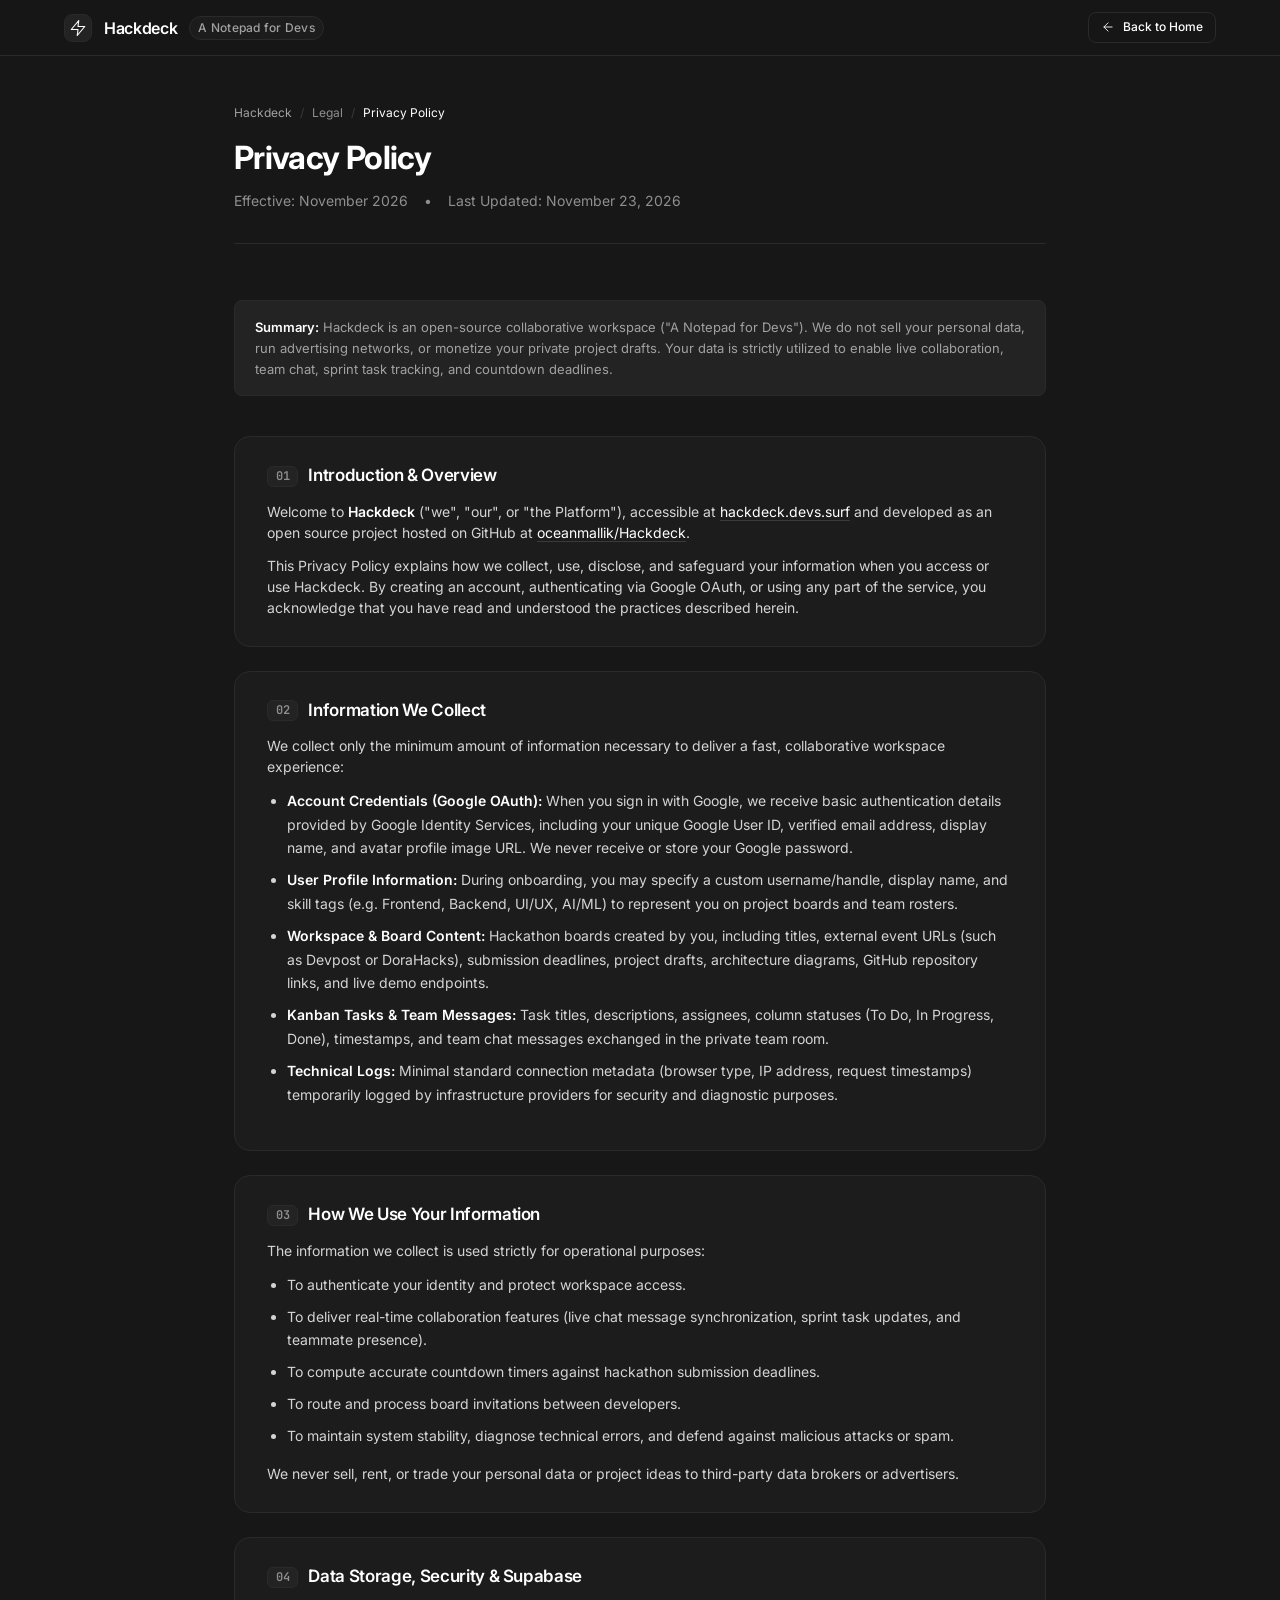
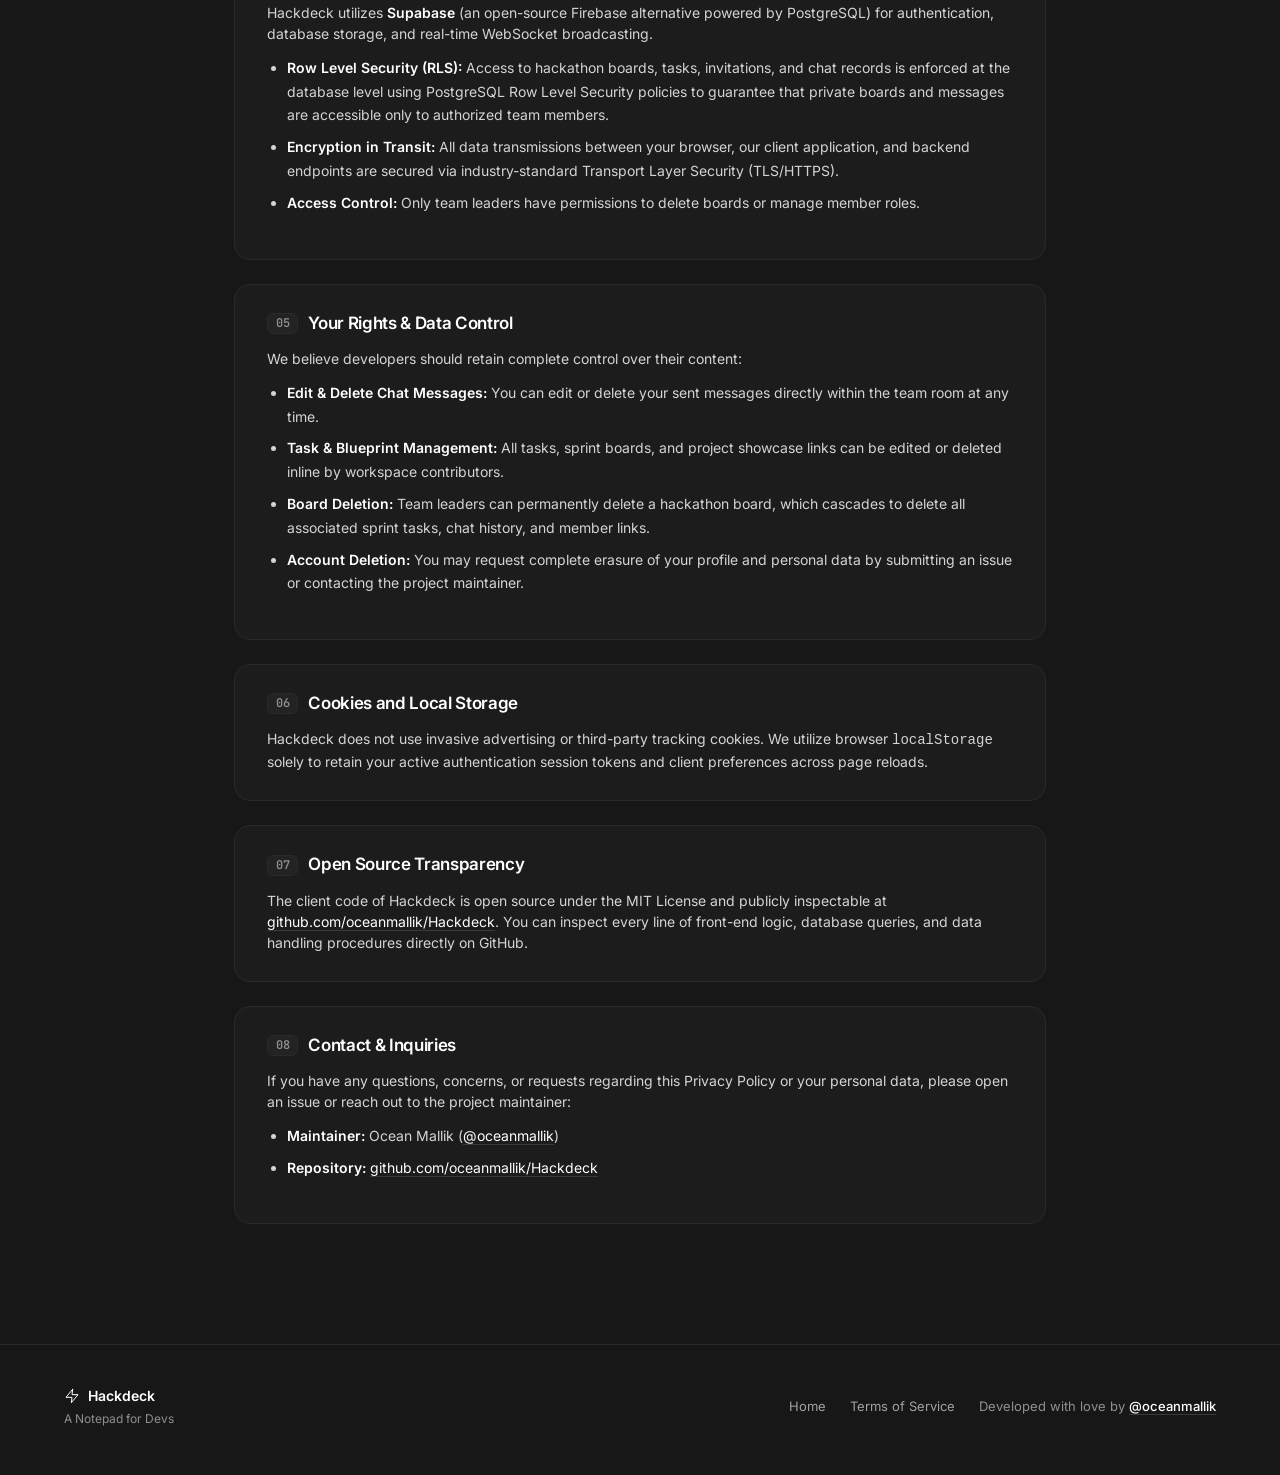
<file: privacy.html>
<!DOCTYPE html>
<html lang="en">
<head>
  <meta charset="UTF-8">
  <meta name="viewport" content="width=device-width, initial-scale=1.0">
  <meta name="referrer" content="no-referrer">
  <title>Privacy Policy | Hackdeck</title>
  <meta name="description" content="Privacy Policy for Hackdeck - A Notepad for Devs. Learn how we collect, use, and protect your information.">
  <link rel="icon" type="image/svg+xml" href="favicon.svg">
  <link rel="alternate icon" type="image/png" href="favicon.png">
  <link rel="apple-touch-icon" href="favicon.png">

  <!-- Inter Font from Google Fonts -->
  <link rel="preconnect" href="https://fonts.googleapis.com">
  <link rel="preconnect" href="https://fonts.gstatic.com" crossorigin>
  <link href="https://fonts.googleapis.com/css2?family=Inter:wght@400;500;600;700&family=JetBrains+Mono:wght@400;500&display=swap" rel="stylesheet">

  <!-- Core Theme Stylesheet -->
  <link rel="stylesheet" href="css/base.css">
</head>
<body>

  <!-- Top Navigation Bar -->
  <header class="navbar">
    <div class="container navbar-inner">
      <a href="index.html" class="brand-logo">
        <div class="brand-icon">
          <svg width="18" height="18" viewBox="0 0 24 24" fill="none" stroke="currentColor" stroke-width="1.5" stroke-linecap="round" stroke-linejoin="round" aria-hidden="true">
            <polygon points="13 2 3 14 12 14 11 22 21 10 12 10 13 2"></polygon>
          </svg>
        </div>
        <span>Hackdeck</span>
        <span class="brand-badge">A Notepad for Devs</span>
      </a>

      <div class="nav-actions">
        <a href="index.html" class="btn btn-outline btn-sm">
          <svg width="14" height="14" viewBox="0 0 24 24" fill="none" stroke="currentColor" stroke-width="1.5" stroke-linecap="round" stroke-linejoin="round" aria-hidden="true">
            <line x1="19" y1="12" x2="5" y2="12"></line>
            <polyline points="12 19 5 12 12 5"></polyline>
          </svg>
          <span>Back to Home</span>
        </a>
      </div>
    </div>
  </header>

  <!-- Legal Main Content -->
  <main class="legal-main">
    <div class="container legal-container">
      
      <div class="legal-header">
        <nav class="legal-breadcrumb" aria-label="Breadcrumb">
          <a href="index.html">Hackdeck</a>
          <span class="legal-breadcrumb-sep">/</span>
          <span>Legal</span>
          <span class="legal-breadcrumb-sep">/</span>
          <span style="color: var(--text-primary);">Privacy Policy</span>
        </nav>
        <h1 class="legal-title">Privacy Policy</h1>
        <div class="legal-meta">
          <span>Effective: November 2026</span>
          <span>•</span>
          <span>Last Updated: November 23, 2026</span>
        </div>
      </div>

      <div class="legal-content">

        <div class="legal-highlight-box">
          <strong>Summary:</strong> Hackdeck is an open-source collaborative workspace ("A Notepad for Devs"). We do not sell your personal data, run advertising networks, or monetize your private project drafts. Your data is strictly utilized to enable live collaboration, team chat, sprint task tracking, and countdown deadlines.
        </div>

        <!-- Section 1 -->
        <section class="legal-section">
          <h2 class="legal-section-title">
            <span class="legal-section-number">01</span>
            <span>Introduction & Overview</span>
          </h2>
          <div class="legal-body">
            <p>
              Welcome to <strong>Hackdeck</strong> ("we", "our", or "the Platform"), accessible at <a href="https://hackdeck.devs.surf">hackdeck.devs.surf</a> and developed as an open source project hosted on GitHub at <a href="https://github.com/oceanmallik/Hackdeck" target="_blank" rel="noopener noreferrer">oceanmallik/Hackdeck</a>.
            </p>
            <p>
              This Privacy Policy explains how we collect, use, disclose, and safeguard your information when you access or use Hackdeck. By creating an account, authenticating via Google OAuth, or using any part of the service, you acknowledge that you have read and understood the practices described herein.
            </p>
          </div>
        </section>

        <!-- Section 2 -->
        <section class="legal-section">
          <h2 class="legal-section-title">
            <span class="legal-section-number">02</span>
            <span>Information We Collect</span>
          </h2>
          <div class="legal-body">
            <p>We collect only the minimum amount of information necessary to deliver a fast, collaborative workspace experience:</p>
            <ul>
              <li>
                <strong>Account Credentials (Google OAuth):</strong> When you sign in with Google, we receive basic authentication details provided by Google Identity Services, including your unique Google User ID, verified email address, display name, and avatar profile image URL. We never receive or store your Google password.
              </li>
              <li>
                <strong>User Profile Information:</strong> During onboarding, you may specify a custom username/handle, display name, and skill tags (e.g. Frontend, Backend, UI/UX, AI/ML) to represent you on project boards and team rosters.
              </li>
              <li>
                <strong>Workspace & Board Content:</strong> Hackathon boards created by you, including titles, external event URLs (such as Devpost or DoraHacks), submission deadlines, project drafts, architecture diagrams, GitHub repository links, and live demo endpoints.
              </li>
              <li>
                <strong>Kanban Tasks & Team Messages:</strong> Task titles, descriptions, assignees, column statuses (To Do, In Progress, Done), timestamps, and team chat messages exchanged in the private team room.
              </li>
              <li>
                <strong>Technical Logs:</strong> Minimal standard connection metadata (browser type, IP address, request timestamps) temporarily logged by infrastructure providers for security and diagnostic purposes.
              </li>
            </ul>
          </div>
        </section>

        <!-- Section 3 -->
        <section class="legal-section">
          <h2 class="legal-section-title">
            <span class="legal-section-number">03</span>
            <span>How We Use Your Information</span>
          </h2>
          <div class="legal-body">
            <p>The information we collect is used strictly for operational purposes:</p>
            <ul>
              <li>To authenticate your identity and protect workspace access.</li>
              <li>To deliver real-time collaboration features (live chat message synchronization, sprint task updates, and teammate presence).</li>
              <li>To compute accurate countdown timers against hackathon submission deadlines.</li>
              <li>To route and process board invitations between developers.</li>
              <li>To maintain system stability, diagnose technical errors, and defend against malicious attacks or spam.</li>
            </ul>
            <p>We never sell, rent, or trade your personal data or project ideas to third-party data brokers or advertisers.</p>
          </div>
        </section>

        <!-- Section 4 -->
        <section class="legal-section">
          <h2 class="legal-section-title">
            <span class="legal-section-number">04</span>
            <span>Data Storage, Security & Supabase</span>
          </h2>
          <div class="legal-body">
            <p>
              Hackdeck utilizes <strong>Supabase</strong> (an open-source Firebase alternative powered by PostgreSQL) for authentication, database storage, and real-time WebSocket broadcasting.
            </p>
            <ul>
              <li><strong>Row Level Security (RLS):</strong> Access to hackathon boards, tasks, invitations, and chat records is enforced at the database level using PostgreSQL Row Level Security policies to guarantee that private boards and messages are accessible only to authorized team members.</li>
              <li><strong>Encryption in Transit:</strong> All data transmissions between your browser, our client application, and backend endpoints are secured via industry-standard Transport Layer Security (TLS/HTTPS).</li>
              <li><strong>Access Control:</strong> Only team leaders have permissions to delete boards or manage member roles.</li>
            </ul>
          </div>
        </section>

        <!-- Section 5 -->
        <section class="legal-section">
          <h2 class="legal-section-title">
            <span class="legal-section-number">05</span>
            <span>Your Rights & Data Control</span>
          </h2>
          <div class="legal-body">
            <p>We believe developers should retain complete control over their content:</p>
            <ul>
              <li><strong>Edit & Delete Chat Messages:</strong> You can edit or delete your sent messages directly within the team room at any time.</li>
              <li><strong>Task & Blueprint Management:</strong> All tasks, sprint boards, and project showcase links can be edited or deleted inline by workspace contributors.</li>
              <li><strong>Board Deletion:</strong> Team leaders can permanently delete a hackathon board, which cascades to delete all associated sprint tasks, chat history, and member links.</li>
              <li><strong>Account Deletion:</strong> You may request complete erasure of your profile and personal data by submitting an issue or contacting the project maintainer.</li>
            </ul>
          </div>
        </section>

        <!-- Section 6 -->
        <section class="legal-section">
          <h2 class="legal-section-title">
            <span class="legal-section-number">06</span>
            <span>Cookies and Local Storage</span>
          </h2>
          <div class="legal-body">
            <p>
              Hackdeck does not use invasive advertising or third-party tracking cookies. We utilize browser <code>localStorage</code> solely to retain your active authentication session tokens and client preferences across page reloads.
            </p>
          </div>
        </section>

        <!-- Section 7 -->
        <section class="legal-section">
          <h2 class="legal-section-title">
            <span class="legal-section-number">07</span>
            <span>Open Source Transparency</span>
          </h2>
          <div class="legal-body">
            <p>
              The client code of Hackdeck is open source under the MIT License and publicly inspectable at <a href="https://github.com/oceanmallik/Hackdeck" target="_blank" rel="noopener noreferrer">github.com/oceanmallik/Hackdeck</a>. You can inspect every line of front-end logic, database queries, and data handling procedures directly on GitHub.
            </p>
          </div>
        </section>

        <!-- Section 8 -->
        <section class="legal-section">
          <h2 class="legal-section-title">
            <span class="legal-section-number">08</span>
            <span>Contact & Inquiries</span>
          </h2>
          <div class="legal-body">
            <p>
              If you have any questions, concerns, or requests regarding this Privacy Policy or your personal data, please open an issue or reach out to the project maintainer:
            </p>
            <ul>
              <li><strong>Maintainer:</strong> Ocean Mallik (<a href="https://github.com/oceanmallik" target="_blank" rel="noopener noreferrer">@oceanmallik</a>)</li>
              <li><strong>Repository:</strong> <a href="https://github.com/oceanmallik/Hackdeck" target="_blank" rel="noopener noreferrer">github.com/oceanmallik/Hackdeck</a></li>
            </ul>
          </div>
        </section>

      </div>
    </div>
  </main>

  <!-- Minimal Page Footer -->
  <footer class="site-footer" style="margin-top: 40px;">
    <div class="container site-footer-inner">
      <div class="footer-brand-col">
        <div class="footer-brand-title">
          <svg width="16" height="16" viewBox="0 0 24 24" fill="none" stroke="currentColor" stroke-width="1.5" stroke-linecap="round" stroke-linejoin="round" aria-hidden="true">
            <polygon points="13 2 3 14 12 14 11 22 21 10 12 10 13 2"></polygon>
          </svg>
          <span>Hackdeck</span>
        </div>
        <span class="footer-brand-tagline">A Notepad for Devs</span>
      </div>

      <div class="footer-links-group">
        <a href="index.html" class="footer-link">Home</a>
        <a href="terms.html" class="footer-link">Terms of Service</a>
        <span class="footer-credit">
          Developed with love by <a href="https://github.com/oceanmallik" target="_blank" rel="noopener noreferrer" class="footer-author-link">@oceanmallik</a>
        </span>
      </div>
    </div>
  </footer>

</body>
</html>
</file>
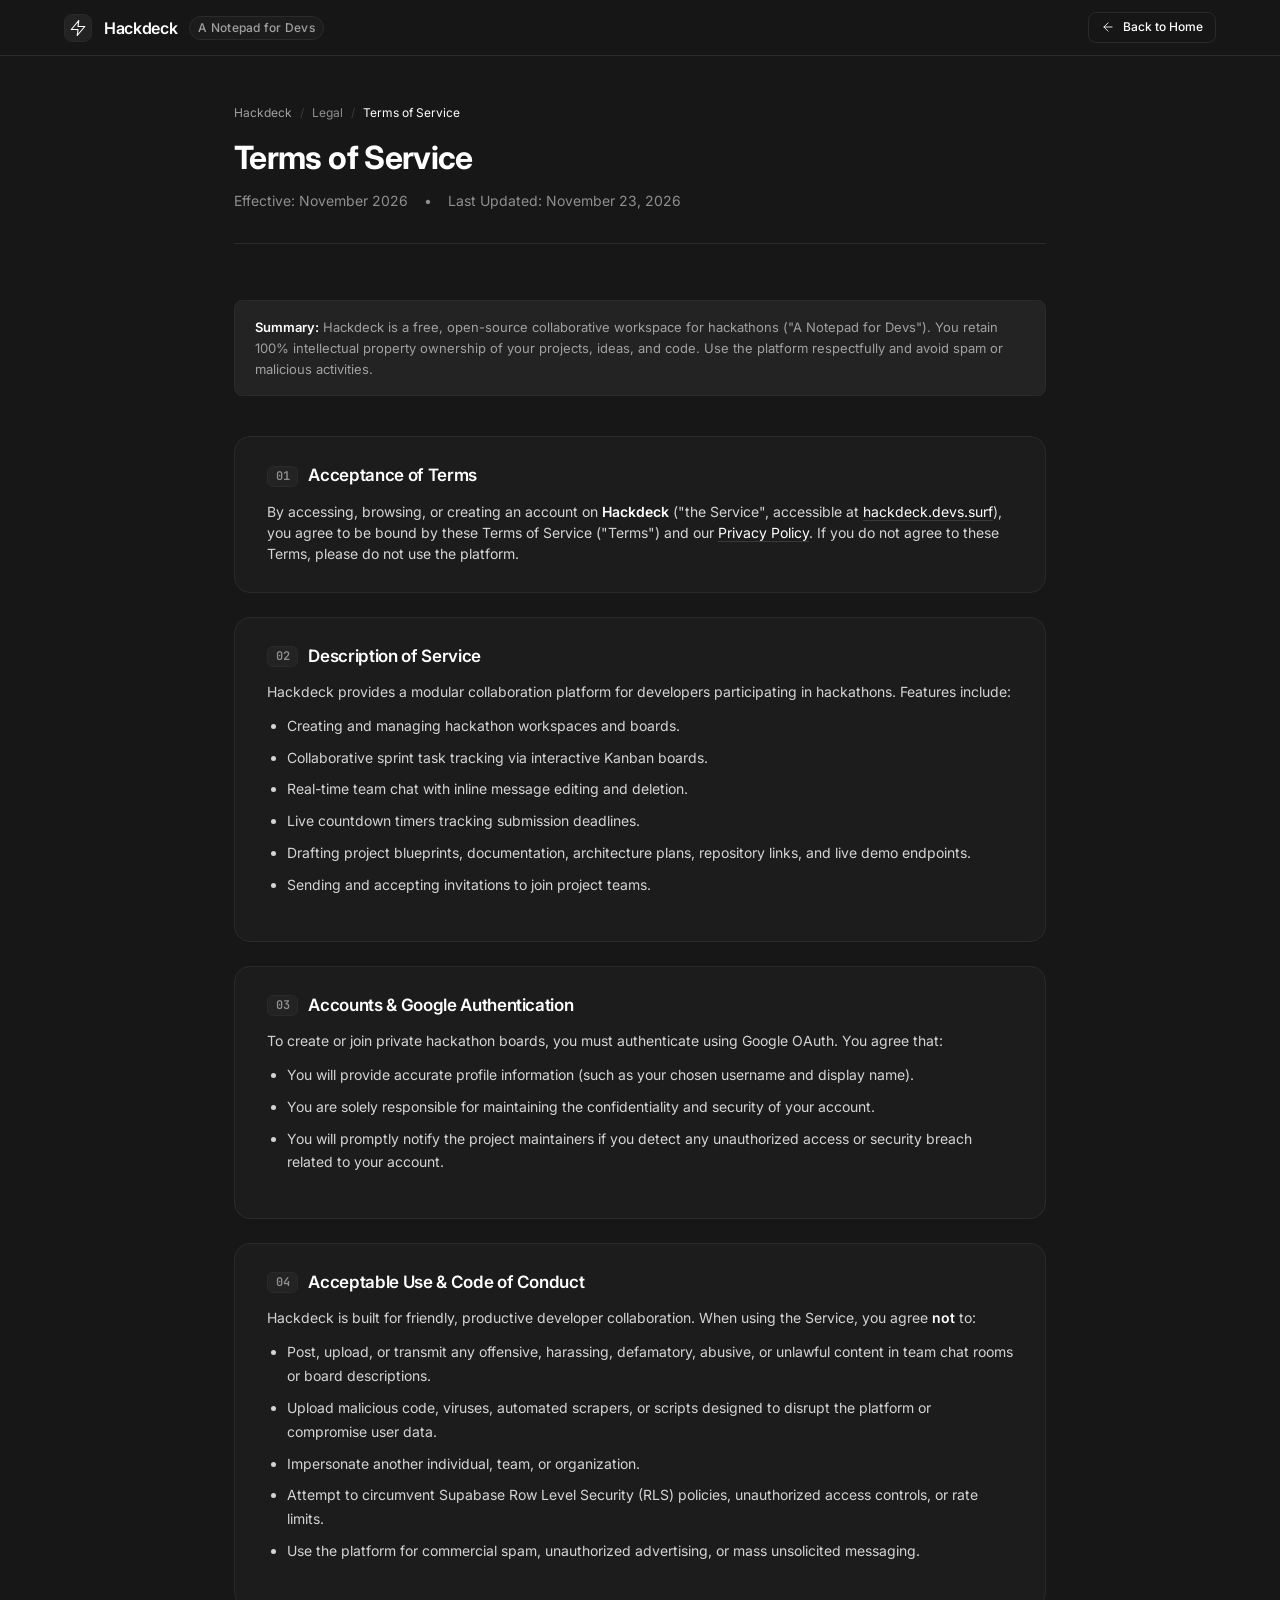
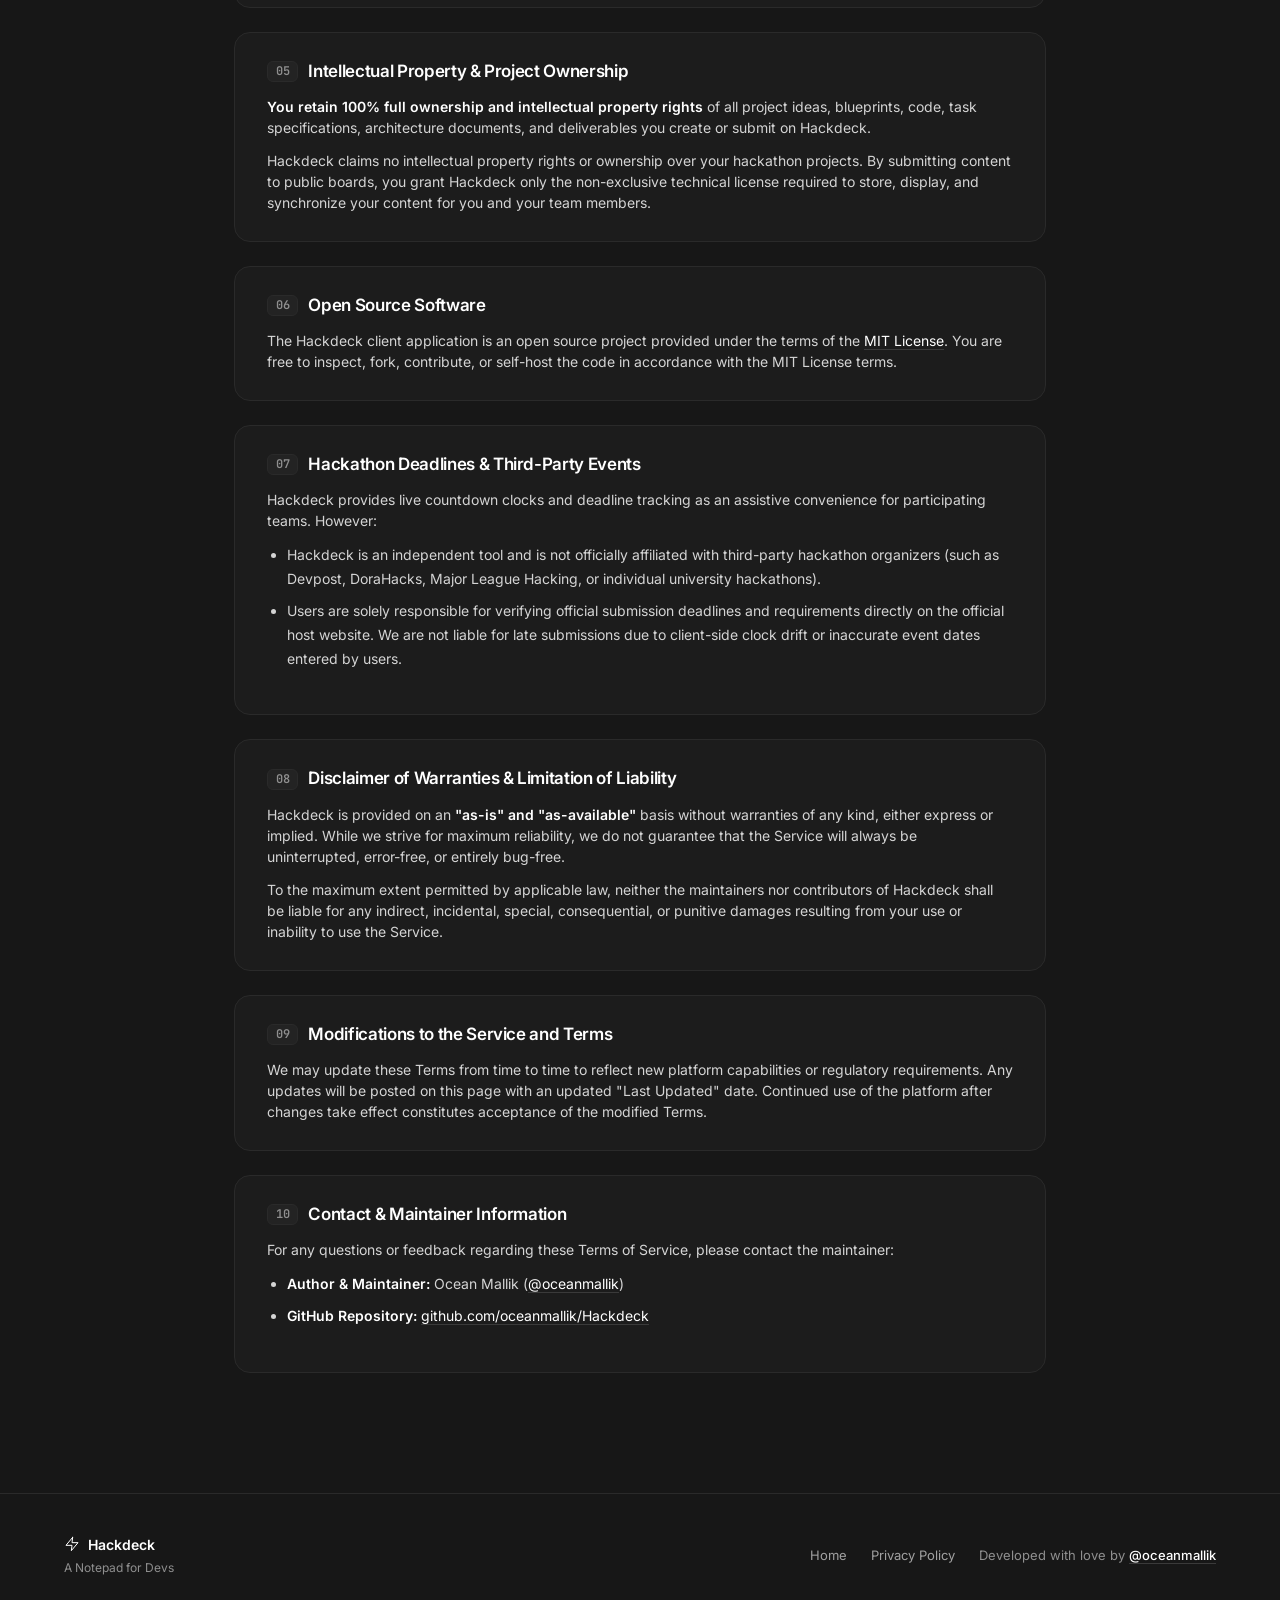
<file: terms.html>
<!DOCTYPE html>
<html lang="en">
<head>
  <meta charset="UTF-8">
  <meta name="viewport" content="width=device-width, initial-scale=1.0">
  <meta name="referrer" content="no-referrer">
  <title>Terms of Service | Hackdeck</title>
  <meta name="description" content="Terms of Service for Hackdeck - A Notepad for Devs. Read our terms and conditions for using the collaborative hackathon workspace.">
  <link rel="icon" type="image/svg+xml" href="favicon.svg">
  <link rel="alternate icon" type="image/png" href="favicon.png">
  <link rel="apple-touch-icon" href="favicon.png">

  <!-- Inter Font from Google Fonts -->
  <link rel="preconnect" href="https://fonts.googleapis.com">
  <link rel="preconnect" href="https://fonts.gstatic.com" crossorigin>
  <link href="https://fonts.googleapis.com/css2?family=Inter:wght@400;500;600;700&family=JetBrains+Mono:wght@400;500&display=swap" rel="stylesheet">

  <!-- Core Theme Stylesheet -->
  <link rel="stylesheet" href="css/base.css">
</head>
<body>

  <!-- Top Navigation Bar -->
  <header class="navbar">
    <div class="container navbar-inner">
      <a href="index.html" class="brand-logo">
        <div class="brand-icon">
          <svg width="18" height="18" viewBox="0 0 24 24" fill="none" stroke="currentColor" stroke-width="1.5" stroke-linecap="round" stroke-linejoin="round" aria-hidden="true">
            <polygon points="13 2 3 14 12 14 11 22 21 10 12 10 13 2"></polygon>
          </svg>
        </div>
        <span>Hackdeck</span>
        <span class="brand-badge">A Notepad for Devs</span>
      </a>

      <div class="nav-actions">
        <a href="index.html" class="btn btn-outline btn-sm">
          <svg width="14" height="14" viewBox="0 0 24 24" fill="none" stroke="currentColor" stroke-width="1.5" stroke-linecap="round" stroke-linejoin="round" aria-hidden="true">
            <line x1="19" y1="12" x2="5" y2="12"></line>
            <polyline points="12 19 5 12 12 5"></polyline>
          </svg>
          <span>Back to Home</span>
        </a>
      </div>
    </div>
  </header>

  <!-- Legal Main Content -->
  <main class="legal-main">
    <div class="container legal-container">
      
      <div class="legal-header">
        <nav class="legal-breadcrumb" aria-label="Breadcrumb">
          <a href="index.html">Hackdeck</a>
          <span class="legal-breadcrumb-sep">/</span>
          <span>Legal</span>
          <span class="legal-breadcrumb-sep">/</span>
          <span style="color: var(--text-primary);">Terms of Service</span>
        </nav>
        <h1 class="legal-title">Terms of Service</h1>
        <div class="legal-meta">
          <span>Effective: November 2026</span>
          <span>•</span>
          <span>Last Updated: November 23, 2026</span>
        </div>
      </div>

      <div class="legal-content">

        <div class="legal-highlight-box">
          <strong>Summary:</strong> Hackdeck is a free, open-source collaborative workspace for hackathons ("A Notepad for Devs"). You retain 100% intellectual property ownership of your projects, ideas, and code. Use the platform respectfully and avoid spam or malicious activities.
        </div>

        <!-- Section 1 -->
        <section class="legal-section">
          <h2 class="legal-section-title">
            <span class="legal-section-number">01</span>
            <span>Acceptance of Terms</span>
          </h2>
          <div class="legal-body">
            <p>
              By accessing, browsing, or creating an account on <strong>Hackdeck</strong> ("the Service", accessible at <a href="https://hackdeck.devs.surf">hackdeck.devs.surf</a>), you agree to be bound by these Terms of Service ("Terms") and our <a href="privacy.html">Privacy Policy</a>. If you do not agree to these Terms, please do not use the platform.
            </p>
          </div>
        </section>

        <!-- Section 2 -->
        <section class="legal-section">
          <h2 class="legal-section-title">
            <span class="legal-section-number">02</span>
            <span>Description of Service</span>
          </h2>
          <div class="legal-body">
            <p>
              Hackdeck provides a modular collaboration platform for developers participating in hackathons. Features include:
            </p>
            <ul>
              <li>Creating and managing hackathon workspaces and boards.</li>
              <li>Collaborative sprint task tracking via interactive Kanban boards.</li>
              <li>Real-time team chat with inline message editing and deletion.</li>
              <li>Live countdown timers tracking submission deadlines.</li>
              <li>Drafting project blueprints, documentation, architecture plans, repository links, and live demo endpoints.</li>
              <li>Sending and accepting invitations to join project teams.</li>
            </ul>
          </div>
        </section>

        <!-- Section 3 -->
        <section class="legal-section">
          <h2 class="legal-section-title">
            <span class="legal-section-number">03</span>
            <span>Accounts & Google Authentication</span>
          </h2>
          <div class="legal-body">
            <p>
              To create or join private hackathon boards, you must authenticate using Google OAuth. You agree that:
            </p>
            <ul>
              <li>You will provide accurate profile information (such as your chosen username and display name).</li>
              <li>You are solely responsible for maintaining the confidentiality and security of your account.</li>
              <li>You will promptly notify the project maintainers if you detect any unauthorized access or security breach related to your account.</li>
            </ul>
          </div>
        </section>

        <!-- Section 4 -->
        <section class="legal-section">
          <h2 class="legal-section-title">
            <span class="legal-section-number">04</span>
            <span>Acceptable Use & Code of Conduct</span>
          </h2>
          <div class="legal-body">
            <p>
              Hackdeck is built for friendly, productive developer collaboration. When using the Service, you agree <strong>not</strong> to:
            </p>
            <ul>
              <li>Post, upload, or transmit any offensive, harassing, defamatory, abusive, or unlawful content in team chat rooms or board descriptions.</li>
              <li>Upload malicious code, viruses, automated scrapers, or scripts designed to disrupt the platform or compromise user data.</li>
              <li>Impersonate another individual, team, or organization.</li>
              <li>Attempt to circumvent Supabase Row Level Security (RLS) policies, unauthorized access controls, or rate limits.</li>
              <li>Use the platform for commercial spam, unauthorized advertising, or mass unsolicited messaging.</li>
            </ul>
          </div>
        </section>

        <!-- Section 5 -->
        <section class="legal-section">
          <h2 class="legal-section-title">
            <span class="legal-section-number">05</span>
            <span>Intellectual Property & Project Ownership</span>
          </h2>
          <div class="legal-body">
            <p>
              <strong>You retain 100% full ownership and intellectual property rights</strong> of all project ideas, blueprints, code, task specifications, architecture documents, and deliverables you create or submit on Hackdeck.
            </p>
            <p>
              Hackdeck claims no intellectual property rights or ownership over your hackathon projects. By submitting content to public boards, you grant Hackdeck only the non-exclusive technical license required to store, display, and synchronize your content for you and your team members.
            </p>
          </div>
        </section>

        <!-- Section 6 -->
        <section class="legal-section">
          <h2 class="legal-section-title">
            <span class="legal-section-number">06</span>
            <span>Open Source Software</span>
          </h2>
          <div class="legal-body">
            <p>
              The Hackdeck client application is an open source project provided under the terms of the <a href="https://github.com/oceanmallik/Hackdeck/blob/main/LICENSE" target="_blank" rel="noopener noreferrer">MIT License</a>. You are free to inspect, fork, contribute, or self-host the code in accordance with the MIT License terms.
            </p>
          </div>
        </section>

        <!-- Section 7 -->
        <section class="legal-section">
          <h2 class="legal-section-title">
            <span class="legal-section-number">07</span>
            <span>Hackathon Deadlines & Third-Party Events</span>
          </h2>
          <div class="legal-body">
            <p>
              Hackdeck provides live countdown clocks and deadline tracking as an assistive convenience for participating teams. However:
            </p>
            <ul>
              <li>Hackdeck is an independent tool and is not officially affiliated with third-party hackathon organizers (such as Devpost, DoraHacks, Major League Hacking, or individual university hackathons).</li>
              <li>Users are solely responsible for verifying official submission deadlines and requirements directly on the official host website. We are not liable for late submissions due to client-side clock drift or inaccurate event dates entered by users.</li>
            </ul>
          </div>
        </section>

        <!-- Section 8 -->
        <section class="legal-section">
          <h2 class="legal-section-title">
            <span class="legal-section-number">08</span>
            <span>Disclaimer of Warranties & Limitation of Liability</span>
          </h2>
          <div class="legal-body">
            <p>
              Hackdeck is provided on an <strong>"as-is" and "as-available"</strong> basis without warranties of any kind, either express or implied. While we strive for maximum reliability, we do not guarantee that the Service will always be uninterrupted, error-free, or entirely bug-free.
            </p>
            <p>
              To the maximum extent permitted by applicable law, neither the maintainers nor contributors of Hackdeck shall be liable for any indirect, incidental, special, consequential, or punitive damages resulting from your use or inability to use the Service.
            </p>
          </div>
        </section>

        <!-- Section 9 -->
        <section class="legal-section">
          <h2 class="legal-section-title">
            <span class="legal-section-number">09</span>
            <span>Modifications to the Service and Terms</span>
          </h2>
          <div class="legal-body">
            <p>
              We may update these Terms from time to time to reflect new platform capabilities or regulatory requirements. Any updates will be posted on this page with an updated "Last Updated" date. Continued use of the platform after changes take effect constitutes acceptance of the modified Terms.
            </p>
          </div>
        </section>

        <!-- Section 10 -->
        <section class="legal-section">
          <h2 class="legal-section-title">
            <span class="legal-section-number">10</span>
            <span>Contact & Maintainer Information</span>
          </h2>
          <div class="legal-body">
            <p>
              For any questions or feedback regarding these Terms of Service, please contact the maintainer:
            </p>
            <ul>
              <li><strong>Author & Maintainer:</strong> Ocean Mallik (<a href="https://github.com/oceanmallik" target="_blank" rel="noopener noreferrer">@oceanmallik</a>)</li>
              <li><strong>GitHub Repository:</strong> <a href="https://github.com/oceanmallik/Hackdeck" target="_blank" rel="noopener noreferrer">github.com/oceanmallik/Hackdeck</a></li>
            </ul>
          </div>
        </section>

      </div>
    </div>
  </main>

  <!-- Minimal Page Footer -->
  <footer class="site-footer" style="margin-top: 40px;">
    <div class="container site-footer-inner">
      <div class="footer-brand-col">
        <div class="footer-brand-title">
          <svg width="16" height="16" viewBox="0 0 24 24" fill="none" stroke="currentColor" stroke-width="1.5" stroke-linecap="round" stroke-linejoin="round" aria-hidden="true">
            <polygon points="13 2 3 14 12 14 11 22 21 10 12 10 13 2"></polygon>
          </svg>
          <span>Hackdeck</span>
        </div>
        <span class="footer-brand-tagline">A Notepad for Devs</span>
      </div>

      <div class="footer-links-group">
        <a href="index.html" class="footer-link">Home</a>
        <a href="privacy.html" class="footer-link">Privacy Policy</a>
        <span class="footer-credit">
          Developed with love by <a href="https://github.com/oceanmallik" target="_blank" rel="noopener noreferrer" class="footer-author-link">@oceanmallik</a>
        </span>
      </div>
    </div>
  </footer>

</body>
</html>
</file>
<file: css/base.css>
/* css/base.css - Core tokens & design system (Dark, minimal, Supabase-style) */

:root {
  /* ==========================================================================
     STEP 1: Design Tokens
     ========================================================================== */
  --bg-page: #171717;
  --bg-card: #1c1c1c;
  --bg-elevated: #232323;
  --border: #2a2a2a;
  --border-hover: #3a3a3a;
  --text-primary: #ffffff;
  --text-secondary: #a1a1a1;
  --text-muted: #8f8f8f;
  --text-body: #d4d4d4;

  /* Accent: single accent color */
  --accent: #3ecf8e;
  --accent-hover: #34b27b;
  --accent-muted: rgba(62, 207, 142, 0.1);
  --accent-border: rgba(62, 207, 142, 0.25);

  /* Status Colors */
  --danger: #f87171;
  --danger-bg: rgba(239, 68, 68, 0.08);
  --danger-border: rgba(239, 68, 68, 0.22);
  --success: #3ecf8e;
  --success-bg: rgba(62, 207, 142, 0.08);
  --success-border: rgba(62, 207, 142, 0.22);
  --warning: #fbbf24;
  --warning-bg: rgba(245, 158, 11, 0.08);
  --warning-border: rgba(245, 158, 11, 0.22);

  /* Invitation Notification & Action Colors */
  --invite-banner-bg: #141b27;
  --invite-banner-border: rgba(59, 130, 246, 0.28);
  --btn-blue-bg: #2563eb;
  --btn-blue-hover: #1d4ed8;
  --blue-accent-text: #93c5fd;
  --blue-icon-text: #60a5fa;

  /* Compatibility Fallbacks */
  --border-color: var(--border);
  --bg-card-hover: var(--bg-elevated);
  --text-subtle: var(--text-muted);
  --accent-light: var(--accent-muted);

  /* Spacing Scale: 4, 8, 10, 12, 16, 20, 24, 32, 48 */
  --space-4: 4px;
  --space-8: 8px;
  --space-10: 10px;
  --space-12: 12px;
  --space-16: 16px;
  --space-20: 20px;
  --space-24: 24px;
  --space-32: 32px;
  --space-48: 48px;

  /* Radius Scale: 8px (inputs, buttons), 16px (cards), 9999px (pills) */
  --radius-sm: 8px;
  --radius-md: 8px;
  --radius-lg: 16px;
  --radius-xl: 16px;
  --radius-card: 16px;
  --radius-full: 9999px;

  /* Typography */
  --font-sans: 'Inter', -apple-system, BlinkMacSystemFont, "Segoe UI", Roboto, Oxygen, Ubuntu, Cantarell, sans-serif;
  --font-mono: 'JetBrains Mono', ui-monospace, SFMono-Regular, Menlo, Monaco, Consolas, monospace;

  /* Font Sizes: 12, 14, 16, 20, 28, 40 */
  --font-size-12: 12px;
  --font-size-14: 14px;
  --font-size-16: 16px;
  --font-size-20: 20px;
  --font-size-28: 28px;
  --font-size-40: 40px;

  /* Transitions */
  --transition-fast: 150ms ease;
  --transition: border-color 150ms ease, background-color 150ms ease, color 150ms ease;
}

/* ==========================================================================
   CSS Reset & Base Rules
   ========================================================================== */
*, *::before, *::after {
  box-sizing: border-box;
  margin: 0;
  padding: 0;
}

html {
  color-scheme: dark;
  background-color: var(--bg-page);
  scroll-behavior: smooth;
}

body {
  font-family: var(--font-sans);
  font-size: var(--font-size-14);
  line-height: 1.5;
  background-color: var(--bg-page);
  color: var(--text-body);
  -webkit-font-smoothing: antialiased;
  -moz-osx-font-smoothing: grayscale;
  min-height: 100vh;
  display: flex;
  flex-direction: column;
}

main {
  width: 100%;
  flex: 1;
}

/* Typography Defaults */
h1, h2, h3, h4, h5, h6 {
  color: var(--text-primary);
  font-weight: 600;
  letter-spacing: -0.02em;
  line-height: 1.25;
}

p {
  color: var(--text-body);
  line-height: 1.5;
}

a {
  color: inherit;
  text-decoration: none;
  transition: color var(--transition-fast);
}

strong, b {
  font-weight: 600;
  color: var(--text-primary);
}

::selection {
  background: #ef4444;
  color: #ffffff;
}

::-moz-selection {
  background: #ef4444;
  color: #ffffff;
}

/* Utilities */
.container {
  width: 100%;
  max-width: 1200px;
  margin-left: auto;
  margin-right: auto;
  padding-left: var(--space-24);
  padding-right: var(--space-24);
}

.hidden {
  display: none !important;
}

/* Accessible Focus States */
:focus-visible {
  outline: none;
  border-color: var(--border-hover);
  box-shadow: 0 0 0 2px rgba(255, 255, 255, 0.1);
}

/* ==========================================================================
   STEP 2: Reusable Card Component
   ========================================================================== */
.card {
  position: relative;
  background-color: var(--bg-card);
  border: 1px solid var(--border);
  border-radius: var(--radius-card);
  padding: var(--space-24);
  display: flex;
  flex-direction: column;
  justify-content: space-between;
  box-shadow: none;
  transition: border-color var(--transition-fast);
  overflow: hidden;
}

.card:hover {
  border-color: var(--border-hover);
}

.card-header-row {
  display: flex;
  align-items: center;
  gap: var(--space-12);
  margin-bottom: var(--space-12);
}

.card-icon {
  width: 18px;
  height: 18px;
  color: var(--text-secondary);
  display: flex;
  align-items: center;
  justify-content: center;
  flex-shrink: 0;
}

.card-icon svg {
  width: 18px;
  height: 18px;
  stroke-width: 1.5;
}

.card-title {
  font-size: var(--font-size-16);
  font-weight: 600;
  color: var(--text-primary);
  margin: 0;
  letter-spacing: -0.02em;
}

.card-desc {
  font-size: var(--font-size-14);
  color: var(--text-muted);
  line-height: 1.5;
  margin: 0 0 var(--space-16);
  max-width: 100%;
}

.card-desc strong {
  color: var(--text-primary);
  font-weight: 500;
}

/* Card illustration slot: right-center, grayscale, faint concentric rounded squares */
.card-illustration {
  position: absolute;
  right: var(--space-24);
  top: 50%;
  transform: translateY(-50%);
  width: 110px;
  height: 110px;
  display: flex;
  align-items: center;
  justify-content: center;
  pointer-events: none;
  filter: grayscale(100%);
  opacity: 0.16;
}

.card-illustration-icon {
  width: 32px;
  height: 32px;
  color: var(--text-primary);
  position: relative;
  z-index: 2;
}

.card-illustration-icon svg {
  width: 32px;
  height: 32px;
  stroke-width: 1.5;
}

.card-concentric-squares {
  position: absolute;
  inset: 0;
  display: flex;
  align-items: center;
  justify-content: center;
}

.card-concentric-square {
  position: absolute;
  border: 1px solid rgba(255, 255, 255, 0.05);
  border-radius: 12px;
}
.card-concentric-square:nth-child(1) { width: 44px; height: 44px; }
.card-concentric-square:nth-child(2) { width: 68px; height: 68px; }
.card-concentric-square:nth-child(3) { width: 92px; height: 92px; }
.card-concentric-square:nth-child(4) { width: 116px; height: 116px; }

/* Optional Footer Checklist */
.card-checklist {
  list-style: none;
  padding: 0;
  margin-top: auto;
  display: flex;
  flex-direction: column;
  gap: var(--space-8);
}

.card-checklist-item {
  display: flex;
  align-items: center;
  gap: var(--space-8);
  font-size: var(--font-size-14);
  color: var(--text-body);
}

.card-checklist-icon {
  width: 14px;
  height: 14px;
  color: var(--text-secondary);
  display: flex;
  align-items: center;
  justify-content: center;
  flex-shrink: 0;
}

.card-checklist-icon svg {
  width: 14px;
  height: 14px;
  stroke-width: 1.5;
}

/* ==========================================================================
   Buttons
   ========================================================================== */
.btn {
  display: inline-flex;
  align-items: center;
  justify-content: center;
  gap: var(--space-8);
  font-family: var(--font-sans);
  font-size: var(--font-size-14);
  font-weight: 500;
  padding: 8px 16px;
  border-radius: var(--radius-sm);
  border: 1px solid transparent;
  cursor: pointer;
  transition: background-color var(--transition-fast), border-color var(--transition-fast), color var(--transition-fast), opacity var(--transition-fast);
  text-decoration: none;
  white-space: nowrap;
  line-height: 1.4;
}

.btn:disabled {
  opacity: 0.45;
  cursor: not-allowed;
  pointer-events: none;
}

/* Primary Button: white bg, black text, 8px radius */
.btn-primary {
  background-color: var(--text-primary);
  color: var(--bg-page);
  border-color: var(--text-primary);
  font-weight: 500;
  box-shadow: none;
}

.btn-primary:hover {
  background-color: var(--text-body);
  border-color: var(--text-body);
  color: var(--bg-page);
}

.btn-primary:active {
  background-color: var(--text-secondary);
  border-color: var(--text-secondary);
}

/* Secondary / Outline Button: transparent, 1px border, white text */
.btn-outline {
  background-color: transparent;
  color: var(--text-primary);
  border-color: var(--border);
}

.btn-outline:hover {
  background-color: var(--bg-elevated);
  border-color: var(--border-hover);
  color: var(--text-primary);
}

.btn-outline:active {
  background-color: var(--bg-card);
}

.btn-danger-outline {
  background-color: transparent;
  color: #ef4444;
  border-color: rgba(239, 68, 68, 0.35);
}

.btn-danger-outline:hover {
  background-color: rgba(239, 68, 68, 0.1);
  border-color: rgba(239, 68, 68, 0.6);
  color: #f87171;
}

.btn-danger-outline:active {
  background-color: rgba(239, 68, 68, 0.18);
}

.btn-danger-outline.is-deleting {
  opacity: 0.5;
  cursor: not-allowed;
}

.btn-sm {
  padding: 6px 12px;
  font-size: var(--font-size-12);
  border-radius: var(--radius-sm);
}

.btn-xs {
  padding: 4px 8px;
  font-size: var(--font-size-12);
  border-radius: var(--radius-sm);
}

/* Google Sign-in Button */
.btn-google {
  background-color: var(--bg-card);
  color: var(--text-primary);
  border-color: var(--border);
  font-weight: 500;
  box-shadow: none;
}

.btn-google:hover {
  background-color: var(--bg-elevated);
  border-color: var(--border-hover);
}

.btn-google svg {
  width: 16px;
  height: 16px;
}

/* ==========================================================================
   Inputs, Textareas, Selects
   ========================================================================== */
.form-group {
  margin-bottom: var(--space-16);
}

.form-label {
  display: block;
  font-size: var(--font-size-12);
  font-weight: 500;
  color: var(--text-secondary);
  margin-bottom: var(--space-8);
  letter-spacing: 0.01em;
}

.form-input,
.form-input-standalone,
select.form-input,
textarea.form-input {
  width: 100%;
  padding: 9px 12px;
  font-family: var(--font-sans);
  font-size: var(--font-size-14);
  color: var(--text-primary);
  background-color: var(--bg-card);
  border: 1px solid var(--border);
  border-radius: var(--radius-sm);
  outline: none;
  transition: border-color var(--transition-fast), box-shadow var(--transition-fast);
}

.form-input::placeholder,
.form-input-standalone::placeholder {
  color: var(--text-muted);
}

.form-input:focus,
.form-input-standalone:focus,
select.form-input:focus,
textarea.form-input:focus {
  border-color: var(--border-hover);
  box-shadow: 0 0 0 2px rgba(255, 255, 255, 0.1);
}

.form-input-sm {
  padding: 6px 10px;
  font-size: var(--font-size-12);
}

.form-textarea-mono {
  font-family: var(--font-mono);
  font-size: var(--font-size-12);
  line-height: 1.6;
}

/* Input Prefix Wrapper */
.input-prefix-wrapper {
  display: flex;
  align-items: center;
  border: 1px solid var(--border);
  border-radius: var(--radius-sm);
  background-color: var(--bg-card);
  transition: border-color var(--transition-fast), box-shadow var(--transition-fast);
  overflow: hidden;
}

.input-prefix-wrapper .form-input {
  border: none;
  background: transparent;
  padding-left: var(--space-8);
}

.input-prefix-wrapper:focus-within {
  border-color: var(--border-hover);
  box-shadow: 0 0 0 2px rgba(255, 255, 255, 0.1);
}

.input-prefix-wrapper.is-invalid {
  border-color: var(--danger);
  box-shadow: 0 0 0 2px var(--danger-border);
}

.input-prefix-wrapper.is-valid {
  border-color: var(--success);
  box-shadow: 0 0 0 2px var(--success-border);
}

.input-prefix {
  padding: 9px 0 9px 12px;
  color: var(--text-muted);
  font-size: var(--font-size-14);
  font-weight: 500;
  font-family: var(--font-mono);
  user-select: none;
}

.form-helper {
  font-size: var(--font-size-12);
  color: var(--text-muted);
  margin-top: var(--space-4);
  line-height: 1.4;
}

.form-helper.error-text {
  color: var(--danger);
}

.form-helper.success-text {
  color: var(--success);
}

/* ==========================================================================
   Navbar (Minimal, sleek Supabase-style top bar)
   ========================================================================== */
.navbar {
  position: sticky;
  top: 0;
  z-index: 50;
  background-color: rgba(23, 23, 23, 0.85);
  backdrop-filter: blur(12px);
  -webkit-backdrop-filter: blur(12px);
  border-bottom: 1px solid var(--border);
  height: 56px;
  display: flex;
  align-items: center;
  box-shadow: none;
}

.navbar-inner {
  display: flex;
  align-items: center;
  justify-content: space-between;
  width: 100%;
  height: 100%;
}

.auth-signed-in-nav {
  display: flex;
  align-items: center;
  gap: var(--space-12);
}

.brand-logo {
  display: flex;
  align-items: center;
  gap: var(--space-12);
  text-decoration: none;
  color: var(--text-primary);
  font-weight: 600;
  font-size: var(--font-size-16);
  letter-spacing: -0.02em;
}

.brand-icon {
  width: 28px;
  height: 28px;
  background: var(--bg-elevated);
  border: 1px solid var(--border);
  border-radius: var(--radius-sm);
  display: flex;
  align-items: center;
  justify-content: center;
  color: var(--text-primary);
}

.brand-badge {
  font-size: var(--font-size-12);
  font-weight: 500;
  letter-spacing: 0.02em;
  background-color: var(--bg-card);
  color: var(--text-secondary);
  padding: 2px 8px;
  border-radius: var(--radius-full);
  border: 1px solid var(--border);
}

.nav-actions {
  display: flex;
  align-items: center;
  gap: var(--space-12);
}

/* User Profile Badge in Nav */
.user-profile-badge {
  display: flex;
  align-items: center;
  gap: var(--space-8);
  background-color: var(--bg-card);
  border: 1px solid var(--border);
  padding: 4px 12px 4px 4px;
  border-radius: var(--radius-full);
  transition: border-color var(--transition-fast);
}

.user-profile-badge:hover {
  border-color: var(--border-hover);
}

.user-avatar {
  width: 26px;
  height: 26px;
  border-radius: var(--radius-full);
  object-fit: cover;
  background-color: var(--bg-elevated);
  border: 1px solid var(--border);
  display: flex;
  align-items: center;
  justify-content: center;
  font-size: var(--font-size-12);
  font-weight: 600;
  color: var(--text-secondary);
  overflow: hidden;
}

.user-handle {
  font-size: var(--font-size-12);
  font-weight: 500;
  color: var(--text-primary);
  font-family: var(--font-mono);
}

/* ==========================================================================
   Modals, Popovers, Overlays
   ========================================================================== */
.modal-overlay {
  position: fixed;
  inset: 0;
  z-index: 999;
  background-color: rgba(0, 0, 0, 0.75);
  backdrop-filter: blur(4px);
  -webkit-backdrop-filter: blur(4px);
  display: flex;
  align-items: center;
  justify-content: center;
  padding: var(--space-24);
  opacity: 1;
}

.modal-dialog {
  background-color: var(--bg-elevated);
  border: 1px solid var(--border);
  border-radius: var(--radius-card);
  box-shadow: none;
  width: 100%;
  max-width: 460px;
  padding: var(--space-24);
  position: relative;
}

.modal-dialog-lg {
  max-width: 680px;
}

.modal-header,
.modal-dialog-header {
  display: flex;
  align-items: flex-start;
  justify-content: space-between;
  gap: var(--space-16);
  margin-bottom: var(--space-24);
}

.modal-badge-icon {
  width: 36px;
  height: 36px;
  border-radius: var(--radius-sm);
  background-color: var(--bg-card);
  border: 1px solid var(--border);
  color: var(--text-secondary);
  display: flex;
  align-items: center;
  justify-content: center;
  margin-bottom: var(--space-16);
}

.modal-title {
  font-size: var(--font-size-20);
  font-weight: 600;
  letter-spacing: -0.02em;
  color: var(--text-primary);
  margin-bottom: var(--space-4);
}

.modal-description {
  font-size: var(--font-size-14);
  color: var(--text-muted);
  line-height: 1.5;
}

.btn-close-modal {
  background: transparent;
  border: 1px solid transparent;
  color: var(--text-muted);
  padding: 4px;
  border-radius: var(--radius-sm);
  cursor: pointer;
  display: flex;
  align-items: center;
  justify-content: center;
  transition: color var(--transition-fast), border-color var(--transition-fast);
}

.btn-close-modal:hover {
  color: var(--text-primary);
  border-color: var(--border);
}

.modal-form-actions {
  display: flex;
  align-items: center;
  justify-content: flex-end;
  gap: var(--space-12);
  margin-top: var(--space-24);
  padding-top: var(--space-16);
  border-top: 1px solid var(--border);
}

.modal-error-banner {
  background-color: var(--danger-bg);
  border: 1px solid var(--danger-border);
  color: var(--danger);
  padding: 10px 14px;
  border-radius: var(--radius-sm);
  font-size: var(--font-size-12);
  margin-bottom: var(--space-16);
  display: flex;
  align-items: center;
  gap: var(--space-8);
}

/* User Identity Preview Chip in Modal */
.onboarding-modal-dialog {
  max-width: 440px;
  width: 100%;
}

.onboarding-modal-header {
  margin-bottom: var(--space-20);
  display: flex;
  flex-direction: column;
}

.onboarding-modal-header .modal-badge-icon {
  margin-bottom: var(--space-12);
}

.user-identity-preview {
  display: flex;
  align-items: center;
  gap: var(--space-12);
  padding: var(--space-12) var(--space-16);
  background-color: var(--bg-card);
  border: 1px solid var(--border);
  border-radius: var(--radius-sm);
  margin-bottom: var(--space-16);
}

.preview-avatar {
  width: 38px;
  height: 38px;
  border-radius: var(--radius-full);
  object-fit: cover;
  border: 1px solid var(--border);
  background-color: var(--bg-elevated);
  flex-shrink: 0;
}

.preview-info {
  display: flex;
  flex-direction: column;
  flex: 1;
  min-width: 0;
}

.preview-name {
  font-size: var(--font-size-14);
  font-weight: 600;
  color: var(--text-primary);
  white-space: nowrap;
  overflow: hidden;
  text-overflow: ellipsis;
}

.preview-email {
  font-size: var(--font-size-12);
  color: var(--text-muted);
  font-family: var(--font-mono);
  white-space: nowrap;
  overflow: hidden;
  text-overflow: ellipsis;
}

.preview-verified-badge {
  display: inline-flex;
  align-items: center;
  gap: 4px;
  font-size: 11px;
  font-weight: 500;
  color: var(--text-secondary);
  background-color: var(--bg-elevated);
  border: 1px solid var(--border);
  border-radius: var(--radius-full);
  padding: 3px 8px;
  flex-shrink: 0;
}

.username-suggestions-wrap {
  margin-top: var(--space-8);
  display: flex;
  flex-direction: column;
  gap: 6px;
}

.suggestions-label {
  font-size: 11px;
  font-weight: 500;
  color: var(--text-secondary);
}

.suggestions-chips-list {
  display: flex;
  align-items: center;
  gap: 6px;
  flex-wrap: wrap;
}

.suggestion-chip {
  display: inline-flex;
  align-items: center;
  background-color: var(--bg-card);
  border: 1px solid var(--border);
  border-radius: var(--radius-full);
  padding: 3px 10px;
  font-size: var(--font-size-12);
  font-family: var(--font-mono);
  color: var(--text-secondary);
  cursor: pointer;
  transition: border-color var(--transition-fast), color var(--transition-fast), background-color var(--transition-fast);
}

.suggestion-chip:hover {
  border-color: var(--border-hover);
  color: var(--text-primary);
  background-color: var(--bg-elevated);
}

.suggestion-chip.active {
  border-color: var(--border-hover);
  background-color: var(--bg-elevated);
  color: var(--text-primary);
  font-weight: 600;
}

.onboarding-actions {
  margin-top: var(--space-20);
}

.btn-claim-submit {
  width: 100%;
  height: 42px;
  font-weight: 600;
  font-size: var(--font-size-14);
  justify-content: center;
}

/* ==========================================================================
   Badges, Pills, Tags
   ========================================================================== */
.badge,
.pill {
  font-size: var(--font-size-12);
  font-weight: 500;
  border: 1px solid var(--border);
  border-radius: var(--radius-full);
  background-color: var(--bg-card);
  color: var(--text-secondary);
  padding: 2px 10px;
  display: inline-flex;
  align-items: center;
  gap: 6px;
  line-height: 1.4;
}

/* ==========================================================================
   Tables & Lists: 1px dividers, no zebra striping, 14px text
   ========================================================================== */
.table,
table {
  width: 100%;
  border-collapse: collapse;
  font-size: var(--font-size-14);
  color: var(--text-body);
}

.table th,
table th {
  text-align: left;
  padding: 10px 14px;
  font-size: var(--font-size-12);
  font-weight: 500;
  color: var(--text-secondary);
  border-bottom: 1px solid var(--border);
  text-transform: uppercase;
  letter-spacing: 0.04em;
}

.table td,
table td {
  padding: 12px 14px;
  border-bottom: 1px solid var(--border);
  color: var(--text-body);
}

.table tr,
table tr {
  background-color: transparent !important;
}

/* ==========================================================================
   Toast Notifications
   ========================================================================== */
.toast-container {
  position: fixed;
  bottom: var(--space-24);
  right: var(--space-24);
  z-index: 1000;
  display: flex;
  flex-direction: column;
  gap: var(--space-8);
  pointer-events: none;
}

.toast {
  pointer-events: auto;
  display: flex;
  align-items: center;
  gap: var(--space-8);
  padding: 10px 16px;
  background-color: var(--bg-elevated);
  border: 1px solid var(--border);
  border-radius: var(--radius-sm);
  box-shadow: none;
  font-size: var(--font-size-14);
  color: var(--text-primary);
  max-width: 360px;
}

.toast-success {
  border-left: 3px solid var(--success);
}

.toast-error {
  border-left: 3px solid var(--danger);
}

.toast-info {
  border-left: 3px solid var(--accent);
}

/* Loading Spinner */
.loading-spinner {
  width: 24px;
  height: 24px;
  border: 2px solid var(--border);
  border-top-color: var(--text-primary);
  border-radius: 50%;
  animation: spin 0.8s linear infinite;
}

@keyframes spin {
  to { transform: rotate(360deg); }
}

/* ==========================================================================
   Persistent Top Invitation Notification Bar
   ========================================================================== */
#invitationBanner {
  background-color: var(--invite-banner-bg);
  border-bottom: 1px solid var(--invite-banner-border);
  position: relative;
  z-index: 1000;
  width: 100%;
}

.invitation-banner-row {
  display: flex;
  align-items: center;
  justify-content: space-between;
  flex-wrap: wrap;
  gap: var(--space-12);
  padding: 10px clamp(16px, 3.5vw, 64px);
  border-bottom: 1px solid rgba(59, 130, 246, 0.15);
  font-size: var(--font-size-14);
  color: var(--text-body);
}

.invitation-banner-row:last-child {
  border-bottom: none;
}

.invitation-banner-content {
  display: flex;
  align-items: center;
  gap: var(--space-10);
  min-width: 0;
}

.invitation-banner-icon {
  width: 26px;
  height: 26px;
  border-radius: var(--radius-full);
  background-color: rgba(59, 130, 246, 0.15);
  border: 1px solid rgba(59, 130, 246, 0.3);
  display: flex;
  align-items: center;
  justify-content: center;
  color: var(--blue-icon-text);
  flex-shrink: 0;
}

.invitation-banner-text {
  display: inline-flex;
  align-items: center;
  flex-wrap: wrap;
  gap: 6px;
  line-height: 1.4;
}

.inviter-tag {
  color: var(--blue-accent-text);
  font-family: var(--font-mono);
  font-size: var(--font-size-12);
  font-weight: 600;
}

.hackathon-tag {
  color: var(--text-primary);
  font-weight: 600;
}

.invitation-banner-actions {
  display: flex;
  align-items: center;
  gap: var(--space-8);
  flex-shrink: 0;
}

.btn-invitation-accept {
  background-color: var(--btn-blue-bg);
  color: var(--text-primary);
  border: 1px solid rgba(255, 255, 255, 0.15);
  border-radius: var(--radius-sm);
  padding: 6px 14px;
  font-size: 13px;
  font-weight: 500;
  cursor: pointer;
  transition: background-color var(--transition-fast);
}

.btn-invitation-accept:hover {
  background-color: var(--btn-blue-hover);
}

.btn-invitation-reject {
  background: transparent;
  color: var(--text-secondary);
  border: 1px solid var(--border);
  border-radius: var(--radius-sm);
  padding: 6px 14px;
  font-size: 13px;
  font-weight: 500;
  cursor: pointer;
  transition: all var(--transition-fast);
}

.btn-invitation-reject:hover {
  background-color: var(--bg-elevated);
  border-color: var(--border-hover);
  color: var(--text-primary);
}

/* ==========================================================================
   Site Footer (Supabase Dark Minimal)
   ========================================================================== */
.site-footer {
  border-top: 1px solid var(--border);
  background-color: transparent;
  padding: 40px 0 48px;
  margin-top: 80px;
}

.site-footer-inner {
  display: flex;
  flex-direction: row;
  align-items: center;
  justify-content: space-between;
  gap: 24px;
  flex-wrap: wrap;
}

.footer-brand-col {
  display: flex;
  flex-direction: column;
  gap: 4px;
}

.footer-brand-title {
  display: inline-flex;
  align-items: center;
  gap: 8px;
  font-weight: 600;
  font-size: var(--font-size-14);
  color: var(--text-primary);
}

.footer-brand-tagline {
  font-size: var(--font-size-12);
  color: var(--text-muted);
}

.footer-links-group {
  display: flex;
  align-items: center;
  gap: 24px;
  flex-wrap: wrap;
}

.footer-link {
  font-size: 13px;
  color: var(--text-secondary);
  transition: color var(--transition-fast);
}

.footer-link:hover {
  color: var(--text-primary);
}

.footer-credit {
  font-size: 13px;
  color: var(--text-muted);
  display: inline-flex;
  align-items: center;
  gap: 4px;
}

.footer-heart {
  color: #ef4444;
  display: inline-block;
  font-size: 14px;
  line-height: 1;
}

.footer-author-link {
  color: var(--text-primary);
  font-weight: 500;
  transition: color var(--transition-fast);
  text-decoration: underline;
  text-underline-offset: 3px;
  text-decoration-color: var(--border-hover);
}

.footer-author-link:hover {
  color: #ffffff;
  text-decoration-color: var(--text-primary);
}

@media (max-width: 640px) {
  .site-footer-inner {
    flex-direction: column;
    align-items: flex-start;
    gap: 20px;
  }
  
  .footer-links-group {
    flex-direction: column;
    align-items: flex-start;
    gap: 12px;
  }
}

/* ==========================================================================
   Legal Document Pages (Privacy Policy & Terms of Service)
   ========================================================================== */
.legal-main {
  padding: 48px 0 80px;
  min-height: calc(100vh - 72px);
}

.legal-container {
  max-width: 860px;
  margin-left: auto;
  margin-right: auto;
}

.legal-header {
  margin-bottom: 40px;
  border-bottom: 1px solid var(--border);
  padding-bottom: 32px;
}

.legal-breadcrumb {
  display: flex;
  align-items: center;
  gap: 8px;
  font-size: var(--font-size-12);
  color: var(--text-muted);
  margin-bottom: 16px;
}

.legal-breadcrumb a {
  color: var(--text-secondary);
  transition: color var(--transition-fast);
}

.legal-breadcrumb a:hover {
  color: var(--text-primary);
}

.legal-breadcrumb-sep {
  color: var(--border-hover);
}

.legal-title {
  font-size: 32px;
  font-weight: 700;
  letter-spacing: -0.02em;
  color: var(--text-primary);
  margin-bottom: 12px;
}

.legal-meta {
  font-size: var(--font-size-14);
  color: var(--text-muted);
  display: flex;
  align-items: center;
  gap: 16px;
  flex-wrap: wrap;
}

.legal-content {
  display: flex;
  flex-direction: column;
  gap: 24px;
}

.legal-section {
  background-color: var(--bg-card);
  border: 1px solid var(--border);
  border-radius: var(--radius-lg);
  padding: 28px 32px;
  transition: border-color var(--transition-fast);
}

.legal-section:hover {
  border-color: var(--border-hover);
}

.legal-section-title {
  font-size: 17px;
  font-weight: 600;
  color: var(--text-primary);
  margin-bottom: 14px;
  display: flex;
  align-items: center;
  gap: 10px;
}

.legal-section-number {
  font-family: var(--font-mono);
  font-size: 12px;
  color: var(--text-muted);
  background: var(--bg-elevated);
  padding: 2px 8px;
  border-radius: 6px;
  border: 1px solid var(--border);
}

.legal-body {
  font-size: var(--font-size-14);
  color: var(--text-body);
  line-height: 1.7;
}

.legal-body p {
  margin-bottom: 12px;
}

.legal-body p:last-child {
  margin-bottom: 0;
}

.legal-body ul {
  margin: 12px 0 16px 20px;
  display: flex;
  flex-direction: column;
  gap: 8px;
}

.legal-body li {
  color: var(--text-body);
}

.legal-body strong {
  color: var(--text-primary);
}

.legal-body a {
  color: var(--text-primary);
  text-decoration: underline;
  text-underline-offset: 3px;
  text-decoration-color: var(--border-hover);
  transition: text-decoration-color var(--transition-fast);
}

.legal-body a:hover {
  text-decoration-color: var(--text-primary);
}

.legal-highlight-box {
  background-color: var(--bg-elevated);
  border: 1px solid var(--border);
  border-radius: var(--radius-md);
  padding: 16px 20px;
  margin: 16px 0;
  font-size: 13px;
  color: var(--text-secondary);
  line-height: 1.6;
}

.legal-highlight-box strong {
  color: var(--text-primary);
}

/* ==========================================================================
   Reduced Motion
   ========================================================================== */
@media (prefers-reduced-motion: reduce) {
  *, *::before, *::after {
    animation-duration: 0.01ms !important;
    animation-iteration-count: 1 !important;
    transition-duration: 0.01ms !important;
    scroll-behavior: auto !important;
  }
}
</file>
